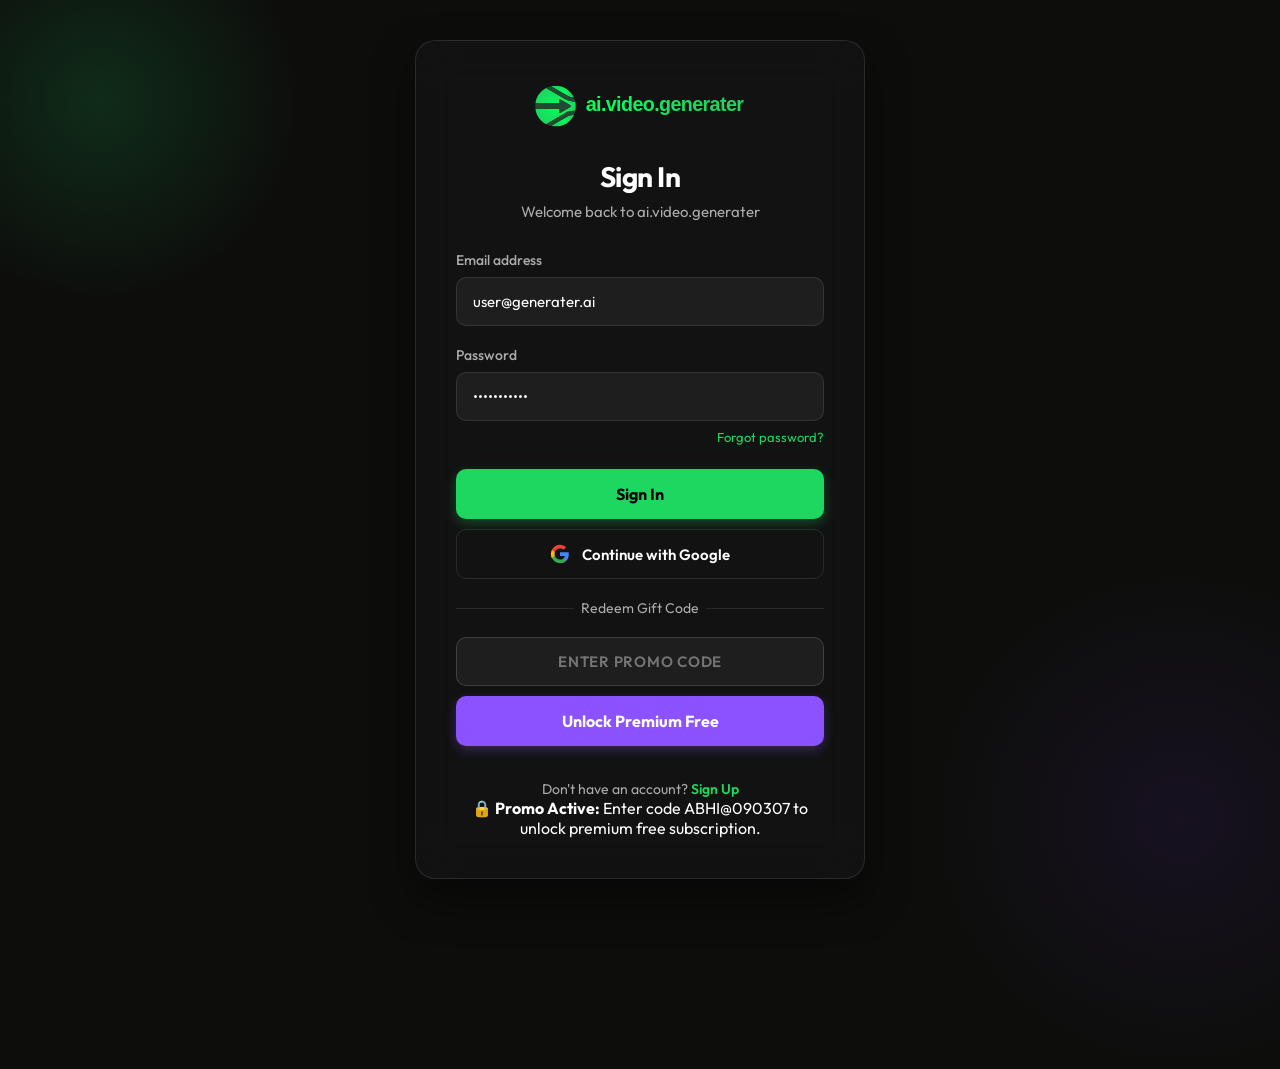
<file: wayinvideo/login/index.html>
<!DOCTYPE html>
<html lang="en">
<head>
    <meta charset="UTF-8">
    <meta name="viewport" content="width=device-width, initial-scale=1.0">
    <title>Sign In - ai.video.generater</title>
    <!-- Modern font -->
    <link rel="preconnect" href="https://fonts.googleapis.com">
    <link rel="preconnect" href="https://fonts.gstatic.com" crossorigin>
    <link href="https://fonts.googleapis.com/css2?family=Outfit:wght@300;400;500;600;700;800&display=swap" rel="stylesheet">
    <style>
        :root {
            --bg-color: #0d0e0c;
            --card-bg: rgba(20, 20, 20, 0.7);
            --primary: #1ed760;
            --primary-hover: #17af4e;
            --accent: #8c52ff;
            --accent-hover: #763bfa;
            --text-main: #ffffff;
            --text-secondary: rgba(255, 255, 255, 0.65);
            --border-color: rgba(255, 255, 255, 0.1);
            --border-focus: #1ed760;
        }

        * {
            box-sizing: border-box;
            margin: 0;
            padding: 0;
            font-family: 'Outfit', sans-serif;
        }

        body {
            background-color: var(--bg-color);
            color: var(--text-main);
            min-height: 100vh;
            display: flex;
            flex-direction: column;
            justify-content: center;
            align-items: center;
            position: relative;
            overflow-x: hidden;
            padding: 40px 20px;
        }

        /* Ambient glow background effects */
        .ambient-glow-1 {
            position: absolute;
            width: 400px;
            height: 400px;
            background: radial-gradient(circle, rgba(30, 215, 96, 0.15) 0%, rgba(30, 215, 96, 0) 70%);
            top: -100px;
            left: -100px;
            z-index: 1;
            pointer-events: none;
        }

        .ambient-glow-2 {
            position: absolute;
            width: 500px;
            height: 500px;
            background: radial-gradient(circle, rgba(114, 46, 209, 0.1) 0%, rgba(114, 46, 209, 0) 70%);
            bottom: -150px;
            right: -150px;
            z-index: 1;
            pointer-events: none;
        }

        .login-container {
            width: 100%;
            max-width: 450px;
            padding: 40px;
            background: var(--card-bg);
            border: 1px solid var(--border-color);
            border-radius: 20px;
            backdrop-filter: blur(20px);
            -webkit-backdrop-filter: blur(20px);
            box-shadow: 0 20px 40px rgba(0, 0, 0, 0.5);
            z-index: 2;
            position: relative;
            text-align: center;
        }

        .logo-wrapper {
            margin-bottom: 30px;
            display: flex;
            justify-content: center;
        }

        .logo-img {
            height: 48px;
            object-fit: contain;
        }

        h2 {
            font-size: 28px;
            font-weight: 700;
            margin-bottom: 8px;
            letter-spacing: -0.02em;
        }

        .subtitle {
            color: var(--text-secondary);
            font-size: 15px;
            margin-bottom: 30px;
        }

        .form-group {
            margin-bottom: 20px;
            text-align: left;
        }

        label {
            display: block;
            font-size: 14px;
            font-weight: 500;
            margin-bottom: 8px;
            color: var(--text-secondary);
        }

        input {
            width: 100%;
            padding: 14px 16px;
            background: rgba(255, 255, 255, 0.05);
            border: 1px solid var(--border-color);
            border-radius: 10px;
            color: var(--text-main);
            font-size: 15px;
            outline: none;
            transition: all 0.3s ease;
        }

        input:focus {
            border-color: var(--border-focus);
            box-shadow: 0 0 10px rgba(30, 215, 96, 0.2);
            background: rgba(255, 255, 255, 0.08);
        }

        .forgot-pass {
            display: block;
            text-align: right;
            font-size: 13px;
            color: var(--primary);
            text-decoration: none;
            margin-top: -12px;
            margin-bottom: 24px;
            transition: color 0.2s;
        }

        .forgot-pass:hover {
            color: var(--primary-hover);
        }

        .btn-submit {
            width: 100%;
            padding: 15px;
            background-color: var(--primary);
            color: #000000;
            border: none;
            border-radius: 10px;
            font-size: 16px;
            font-weight: 700;
            cursor: pointer;
            transition: all 0.3s ease;
            box-shadow: 0 4px 12px rgba(30, 215, 96, 0.3);
            margin-bottom: 10px;
        }

        .btn-submit:hover {
            background-color: var(--primary-hover);
            transform: translateY(-2px);
            box-shadow: 0 6px 16px rgba(30, 215, 96, 0.4);
        }

        /* Divider */
        .divider {
            display: flex;
            align-items: center;
            text-align: center;
            margin: 20px 0;
            color: var(--text-secondary);
            font-size: 14px;
        }

        .divider::before, .divider::after {
            content: '';
            flex: 1;
            border-bottom: 1px solid var(--border-color);
        }

        .divider:not(:empty)::before {
            margin-right: .5em;
        }

        .divider:not(:empty)::after {
            margin-left: .5em;
        }

        /* Google Button Styling */
        .btn-google {
            width: 100%;
            padding: 14px;
            background-color: transparent;
            border: 1px solid var(--border-color);
            border-radius: 10px;
            color: var(--text-main);
            font-size: 15px;
            font-weight: 600;
            display: flex;
            align-items: center;
            justify-content: center;
            gap: 12px;
            cursor: pointer;
            transition: all 0.3s ease;
            margin-bottom: 10px;
        }

        .btn-google:hover {
            background-color: rgba(255, 255, 255, 0.05);
            border-color: rgba(255, 255, 255, 0.2);
            transform: translateY(-1px);
        }

        .auth-switch {
            margin-top: 24px;
            font-size: 14px;
            color: var(--text-secondary);
        }

        .auth-switch a {
            color: var(--primary);
            text-decoration: none;
            font-weight: 600;
            transition: color 0.2s;
        }

        .auth-switch a:hover {
            color: var(--primary-hover);
        }

        /* Google Account Chooser Modal */
        .google-modal-overlay {
            position: fixed;
            top: 0;
            left: 0;
            width: 100vw;
            height: 100vh;
            background: rgba(0, 0, 0, 0.85);
            backdrop-filter: blur(5px);
            display: none;
            align-items: center;
            justify-content: center;
            z-index: 1000;
        }

        .google-modal {
            background: #141414;
            border: 1px solid var(--border-color);
            border-radius: 16px;
            width: 90%;
            max-width: 400px;
            padding: 30px;
            box-shadow: 0 10px 30px rgba(0, 0, 0, 0.5);
            text-align: center;
            animation: gModalIn 0.3s cubic-bezier(0.4, 0, 0.2, 1);
            position: relative;
        }

        @keyframes gModalIn {
            from { opacity: 0; transform: scale(0.95); }
            to { opacity: 1; transform: scale(1); }
        }

        .google-modal-close {
            position: absolute;
            top: 15px;
            right: 15px;
            background: transparent;
            border: none;
            color: var(--text-secondary);
            font-size: 20px;
            cursor: pointer;
        }

        .google-modal-header {
            margin-bottom: 25px;
        }

        .google-icon-wrapper {
            margin: 0 auto 15px auto;
            width: 40px;
            height: 40px;
            background: #fff;
            border-radius: 50%;
            display: flex;
            align-items: center;
            justify-content: center;
        }

        .google-modal-title {
            font-size: 22px;
            font-weight: 600;
            color: #fff;
            margin-bottom: 6px;
        }

        .google-modal-subtitle {
            font-size: 14px;
            color: var(--text-secondary);
        }

        .google-account-list {
            display: flex;
            flex-direction: column;
            gap: 10px;
            margin-bottom: 20px;
        }

        .google-account-item {
            display: flex;
            align-items: center;
            gap: 12px;
            padding: 12px 16px;
            background: rgba(255, 255, 255, 0.03);
            border: 1px solid var(--border-color);
            border-radius: 10px;
            cursor: pointer;
            transition: all 0.2s ease;
            text-align: left;
        }

        .google-account-item:hover {
            background: rgba(255, 255, 255, 0.08);
            border-color: rgba(255, 255, 255, 0.2);
        }

        .google-avatar-circle {
            width: 32px;
            height: 32px;
            background: var(--accent);
            border-radius: 50%;
            display: flex;
            align-items: center;
            justify-content: center;
            font-weight: 700;
            font-size: 14px;
            color: #fff;
        }

        .google-account-details h5 {
            font-size: 14px;
            font-weight: 600;
            color: #fff;
        }

        .google-account-details span {
            font-size: 12px;
            color: var(--text-secondary);
        }

        .google-custom-account-form {
            display: none;
            margin-top: 15px;
            padding-top: 15px;
            border-top: 1px solid var(--border-color);
            text-align: left;
        }
    </style>
</head>
<body>
    <div class="ambient-glow-1"></div>
    <div class="ambient-glow-2"></div>

    <div class="login-container">
        <div class="logo-wrapper">
            <img class="logo-img" src="../../external/d25vgoj2qecagr.cloudfront.net/front/logo-dark-v2.svg" alt="ai.video.generater">
        </div>
        <h2 id="auth-title">Sign In</h2>
        <p class="subtitle" id="auth-subtitle">Welcome back to ai.video.generater</p>

        <form id="auth-form" onsubmit="handleAuth(event)">
            <div class="form-group">
                <label for="email">Email address</label>
                <input type="email" id="email" required placeholder="you@example.com" value="user@generater.ai">
            </div>
            <div class="form-group">
                <label for="password">Password</label>
                <input type="password" id="password" required placeholder="••••••••" value="password123">
            </div>
            
            <a href="#" class="forgot-pass" id="forgot-link">Forgot password?</a>
            
            <button type="submit" class="btn-submit" id="submit-btn">Sign In</button>
        </form>

        <button type="button" class="btn-google" onclick="handleGoogleLogin()">
            <svg class="google-icon" viewBox="0 0 24 24" width="20" height="20" xmlns="http://www.w3.org/2000/svg">
                <path d="M22.56 12.25c0-.78-.07-1.53-.2-2.25H12v4.26h5.92c-.26 1.37-1.04 2.53-2.21 3.31v2.77h3.57c2.08-1.92 3.28-4.74 3.28-8.09z" fill="#4285F4"/>
                <path d="M12 23c2.97 0 5.46-.98 7.28-2.66l-3.57-2.77c-.98.66-2.23 1.06-3.71 1.06-2.86 0-5.29-1.93-6.16-4.53H2.18v2.84C3.99 20.53 7.7 23 12 23z" fill="#34A853"/>
                <path d="M5.84 14.09c-.22-.66-.35-1.36-.35-2.09s.13-1.43.35-2.09V7.06H2.18C1.43 8.55 1 10.22 1 12s.43 3.45 1.18 4.94l2.85-2.22.81-.63z" fill="#FBBC05"/>
                <path d="M12 5.38c1.62 0 3.06.56 4.21 1.64l3.15-3.15C17.45 2.09 14.97 1 12 1 7.7 1 3.99 3.47 2.18 7.06l3.66 2.84c.87-2.6 3.3-4.52 6.16-4.52z" fill="#EA4335"/>
            </svg>
            Continue with Google
        </button>

        <div class="divider">
            <span>Redeem Gift Code</span>
        </div>
        
        <div class="form-group" style="text-align: center; margin-bottom: 0;">
            <input type="text" id="gift-code" placeholder="ENTER PROMO CODE" style="text-align: center; text-transform: uppercase; font-weight: 600; letter-spacing: 0.05em; border-color: rgba(255, 255, 255, 0.15); margin-bottom: 10px;">
            <button type="button" class="btn-submit" onclick="handleGiftCodeLogin()" style="background-color: var(--accent); color: #fff; box-shadow: 0 4px 12px rgba(140, 82, 255, 0.3);">Unlock Premium Free</button>
            <div id="gift-error" style="color: #dc4446; font-size: 13px; margin-top: 8px; display: none; font-weight: 500;">Invalid gift code. Please try again.</div>
        </div>

        <div class="auth-switch">
            <span id="switch-text">Don't have an account? </span>
            <a href="#" id="switch-btn" onclick="toggleAuth(event)">Sign Up</a>
        </div>

        <div class="mock-notice">
            🔒 <strong>Promo Active:</strong> Enter code <code>ABHI@090307</code> to unlock premium free subscription.
        </div>
    </div>

    <!-- Google Account Chooser Modal -->
    <div id="google-chooser-modal" class="google-modal-overlay" onclick="if(event.target === this) closeGoogleChooser()">
        <div class="google-modal">
            <button class="google-modal-close" onclick="closeGoogleChooser()">×</button>
            <div class="google-modal-header">
                <div class="google-icon-wrapper">
                    <svg viewBox="0 0 24 24" width="24" height="24" xmlns="http://www.w3.org/2000/svg">
                        <path d="M22.56 12.25c0-.78-.07-1.53-.2-2.25H12v4.26h5.92c-.26 1.37-1.04 2.53-2.21 3.31v2.77h3.57c2.08-1.92 3.28-4.74 3.28-8.09z" fill="#4285F4"/>
                        <path d="M12 23c2.97 0 5.46-.98 7.28-2.66l-3.57-2.77c-.98.66-2.23 1.06-3.71 1.06-2.86 0-5.29-1.93-6.16-4.53H2.18v2.84C3.99 20.53 7.7 23 12 23z" fill="#34A853"/>
                        <path d="M5.84 14.09c-.22-.66-.35-1.36-.35-2.09s.13-1.43.35-2.09V7.06H2.18C1.43 8.55 1 10.22 1 12s.43 3.45 1.18 4.94l2.85-2.22.81-.63z" fill="#FBBC05"/>
                        <path d="M12 5.38c1.62 0 3.06.56 4.21 1.64l3.15-3.15C17.45 2.09 14.97 1 12 1 7.7 1 3.99 3.47 2.18 7.06l3.66 2.84c.87-2.6 3.3-4.52 6.16-4.52z" fill="#EA4335"/>
                    </svg>
                </div>
                <h3 class="google-modal-title">Choose an account</h3>
                <p class="google-modal-subtitle">to continue to <strong style="color: #fff;">ai.video.generater</strong></p>
            </div>
            
            <div class="google-account-list">
                <div class="google-account-item" onclick="loginWithGoogleAccount('Abhi', 'abhi@generater.ai')">
                    <div class="google-avatar-circle" style="background: #8c52ff;">A</div>
                    <div class="google-account-details">
                        <h5>Abhi</h5>
                        <span>abhi@generater.ai</span>
                    </div>
                </div>
                
                <div class="google-account-item" onclick="loginWithGoogleAccount('Avinash', 'avinash@generater.ai')">
                    <div class="google-avatar-circle" style="background: #1ed760;">A</div>
                    <div class="google-account-details">
                        <h5>Avinash</h5>
                        <span>avinash@generater.ai</span>
                    </div>
                </div>
                
                <div class="google-account-item" onclick="showCustomGoogleAccountForm()">
                    <div class="google-avatar-circle" style="background: rgba(255,255,255,0.1); color: var(--text-secondary);">+</div>
                    <div class="google-account-details">
                        <h5>Use another account</h5>
                        <span>Sign in with a different Google account</span>
                    </div>
                </div>
            </div>

            <!-- Custom Account Form -->
            <div id="google-custom-form" class="google-custom-account-form">
                <div class="form-group" style="text-align: left;">
                    <label for="google-custom-email">Google Email address</label>
                    <input type="email" id="google-custom-email" placeholder="name@gmail.com" style="margin-bottom: 10px; background: rgba(255,255,255,0.05); border: 1px solid var(--border-color); border-radius: 10px; color: #fff;">
                    <label for="google-custom-name" style="margin-top: 10px;">Your Name</label>
                    <input type="text" id="google-custom-name" placeholder="John Doe" style="margin-bottom: 15px; background: rgba(255,255,255,0.05); border: 1px solid var(--border-color); border-radius: 10px; color: #fff;">
                    <button type="button" class="btn-submit" onclick="loginWithCustomGoogleAccount()" style="background-color: var(--accent); color: #fff; box-shadow: 0 4px 12px rgba(140,82,255,0.3); border: none; font-weight: 700; width: 100%; padding: 12px; border-radius: 10px; cursor: pointer;">Sign In</button>
                </div>
            </div>
        </div>
    </div>

    <script>
        // Check for signup parameter in URL
        const urlParams = new URLSearchParams(window.location.search);
        let isSignUp = urlParams.get('signup') === 'true' || urlParams.get('type') === 'signup';
        
        function updateUI() {
            const title = document.getElementById('auth-title');
            const subtitle = document.getElementById('auth-subtitle');
            const submitBtn = document.getElementById('submit-btn');
            const switchText = document.getElementById('switch-text');
            const switchBtn = document.getElementById('switch-btn');
            const forgotLink = document.getElementById('forgot-link');

            if (isSignUp) {
                title.textContent = 'Create Account';
                subtitle.textContent = 'Start generating videos with ai.video.generater';
                submitBtn.textContent = 'Sign Up';
                switchText.textContent = 'Already have an account? ';
                switchBtn.textContent = 'Sign In';
                forgotLink.style.display = 'none';
            } else {
                title.textContent = 'Sign In';
                subtitle.textContent = 'Welcome back to ai.video.generater';
                submitBtn.textContent = 'Sign In';
                switchText.textContent = "Don't have an account? ";
                switchBtn.textContent = 'Sign Up';
                forgotLink.style.display = 'block';
            }
        }

        function toggleAuth(e) {
            e.preventDefault();
            isSignUp = !isSignUp;
            updateUI();
        }

        function handleAuth(e) {
            e.preventDefault();
            const email = document.getElementById('email').value;
            
            // Save mock user in localStorage
            localStorage.setItem('user_logged_in', 'true');
            localStorage.setItem('user_email', email);
            localStorage.setItem('user_name', email.split('@')[0]);

            // Redirect back to homepage with logged_in=true
            window.location.href = '../../index.html?logged_in=true';
        }

        function handleGoogleLogin() {
            document.getElementById('google-chooser-modal').style.display = 'flex';
        }

        function closeGoogleChooser() {
            document.getElementById('google-chooser-modal').style.display = 'none';
        }

        function loginWithGoogleAccount(name, email) {
            localStorage.setItem('user_logged_in', 'true');
            localStorage.setItem('user_email', email);
            localStorage.setItem('user_name', name);
            localStorage.setItem('user_tier', 'Pro'); // Grant pro tier

            window.location.href = '../../index.html?logged_in=true';
        }

        function showCustomGoogleAccountForm() {
            document.getElementById('google-custom-form').style.display = 'block';
        }

        function loginWithCustomGoogleAccount() {
            const email = document.getElementById('google-custom-email').value.trim();
            const name = document.getElementById('google-custom-name').value.trim();
            if (!email || !name) {
                alert("Please enter both email and name.");
                return;
            }
            loginWithGoogleAccount(name, email);
        }

        function handleGiftCodeLogin() {
            const code = document.getElementById('gift-code').value.trim();
            const error = document.getElementById('gift-error');
            if (code === 'ABHI@090307') {
                localStorage.setItem('user_logged_in', 'true');
                localStorage.setItem('user_email', 'abhi@generater.ai');
                localStorage.setItem('user_name', 'Abhi');
                localStorage.setItem('user_tier', 'Pro');
                
                window.location.href = '../dashboard/index.html';
            } else {
                error.style.display = 'block';
            }
        }

        // Initialize UI
        updateUI();

        // Check if redirected directly to Google Login
        if (urlParams.get('provider') === 'google') {
            handleGoogleLogin();
        }
    </script>
</body>
</html>
</file>
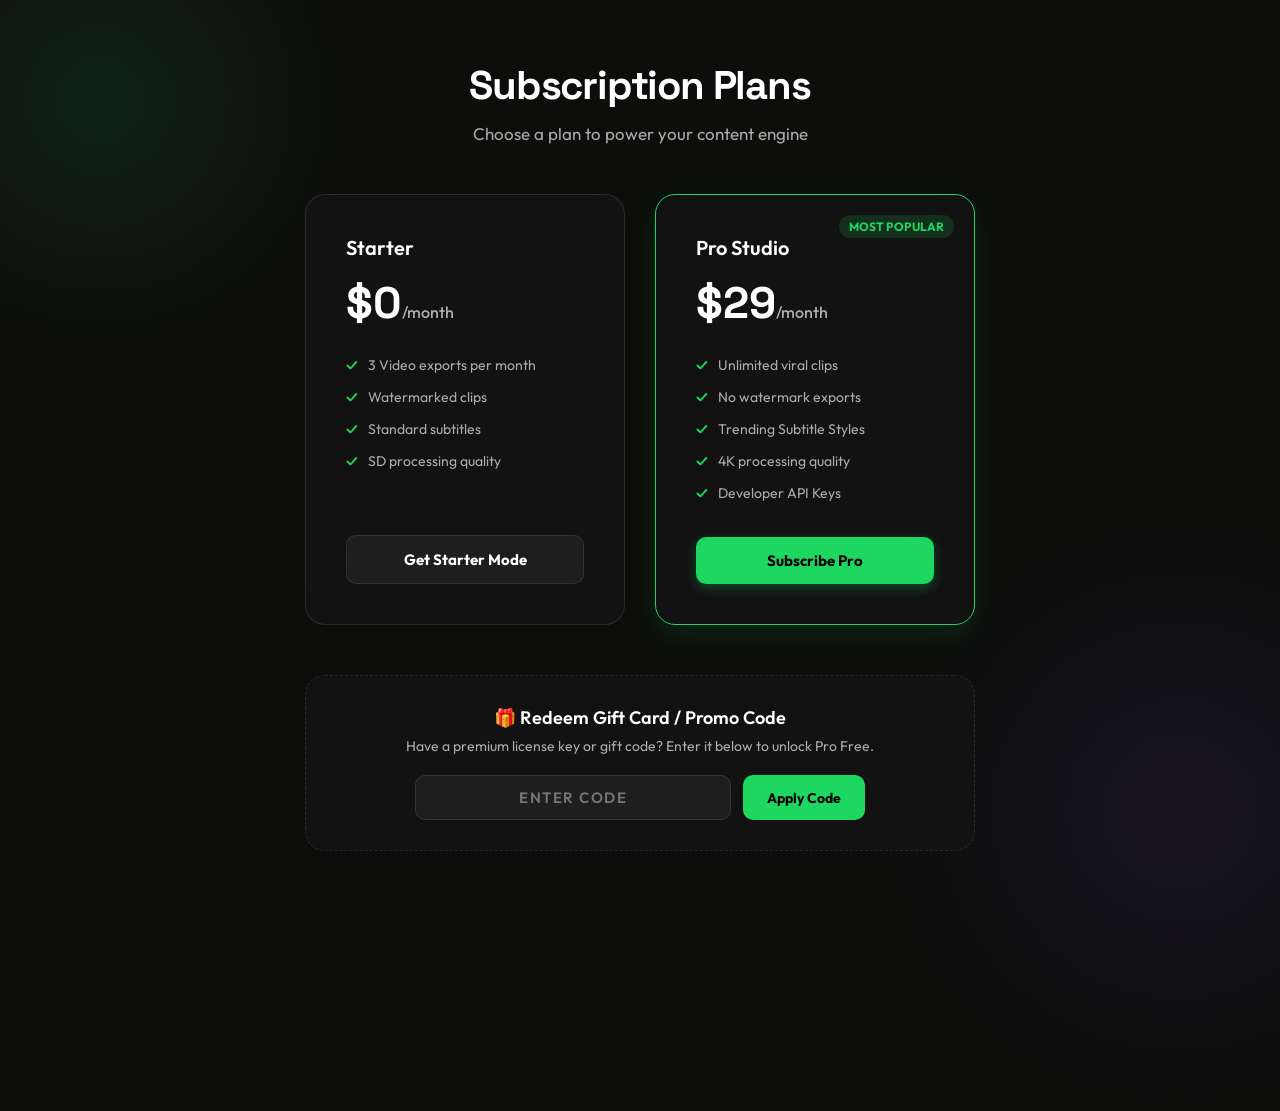
<file: wayinvideo/pricing/index.html>
<!DOCTYPE html>
<html lang="en">
<head>
    <meta charset="UTF-8">
    <meta name="viewport" content="width=device-width, initial-scale=1.0">
    <title>Pricing Plans - ai.video.generater</title>
    <!-- Modern font -->
    <link rel="preconnect" href="https://fonts.googleapis.com">
    <link rel="preconnect" href="https://fonts.gstatic.com" crossorigin>
    <link href="https://fonts.googleapis.com/css2?family=Outfit:wght@300;400;500;600;700;800&family=Space+Grotesk:wght@500;600;700&display=swap" rel="stylesheet">
    <style>
        :root {
            --bg-color: #0d0e0c;
            --card-bg: rgba(20, 20, 20, 0.7);
            --primary: #1ed760;
            --primary-hover: #17af4e;
            --accent: #8c52ff;
            --text-main: #ffffff;
            --text-secondary: rgba(255, 255, 255, 0.65);
            --border-color: rgba(255, 255, 255, 0.1);
        }

        * {
            box-sizing: border-box;
            margin: 0;
            padding: 0;
            font-family: 'Outfit', sans-serif;
        }

        body {
            background-color: var(--bg-color);
            color: var(--text-main);
            min-height: 100vh;
            display: flex;
            flex-direction: column;
            align-items: center;
            padding: 60px 20px;
            position: relative;
            overflow-x: hidden;
        }

        /* Ambient glow background effects */
        .ambient-glow-1 {
            position: absolute;
            width: 500px;
            height: 500px;
            background: radial-gradient(circle, rgba(30, 215, 96, 0.1) 0%, rgba(30, 215, 96, 0) 70%);
            top: -150px;
            left: -150px;
            z-index: 1;
            pointer-events: none;
        }

        .ambient-glow-2 {
            position: absolute;
            width: 600px;
            height: 600px;
            background: radial-gradient(circle, rgba(140, 82, 255, 0.08) 0%, rgba(140, 82, 255, 0) 70%);
            bottom: -200px;
            right: -200px;
            z-index: 1;
            pointer-events: none;
        }

        header {
            text-align: center;
            margin-bottom: 50px;
            z-index: 2;
        }

        header h1 {
            font-family: 'Space Grotesk', sans-serif;
            font-size: 40px;
            font-weight: 700;
            margin-bottom: 12px;
            letter-spacing: -0.03em;
        }

        header p {
            color: var(--text-secondary);
            font-size: 17px;
        }

        .pricing-container {
            display: flex;
            justify-content: center;
            gap: 30px;
            flex-wrap: wrap;
            max-width: 1000px;
            width: 100%;
            margin-bottom: 50px;
            z-index: 2;
        }

        .price-card {
            background: var(--card-bg);
            border: 1px solid var(--border-color);
            border-radius: 20px;
            padding: 40px;
            width: 320px;
            backdrop-filter: blur(20px);
            -webkit-backdrop-filter: blur(20px);
            display: flex;
            flex-direction: column;
            transition: all 0.3s ease;
        }

        .price-card.featured {
            border-color: var(--primary);
            box-shadow: 0 10px 30px rgba(30, 215, 96, 0.1);
            position: relative;
        }

        .badge {
            position: absolute;
            top: 20px;
            right: 20px;
            background: rgba(30, 215, 96, 0.15);
            color: var(--primary);
            font-size: 12px;
            font-weight: 700;
            padding: 4px 10px;
            border-radius: 9999px;
            text-transform: uppercase;
        }

        .price-card h3 {
            font-size: 20px;
            font-weight: 600;
            margin-bottom: 15px;
        }

        .price {
            font-size: 44px;
            font-weight: 800;
            margin-bottom: 25px;
            font-family: 'Space Grotesk', sans-serif;
        }

        .price span {
            font-size: 16px;
            font-weight: 500;
            color: var(--text-secondary);
        }

        .features-list {
            list-style: none;
            margin-bottom: 35px;
            display: flex;
            flex-direction: column;
            gap: 14px;
            text-align: left;
        }

        .features-list li {
            font-size: 14px;
            color: var(--text-secondary);
            display: flex;
            align-items: center;
            gap: 10px;
        }

        .features-list li::before {
            content: '✓';
            color: var(--primary);
            font-weight: 700;
        }

        .btn-subscribe {
            width: 100%;
            padding: 14px;
            background-color: rgba(255, 255, 255, 0.05);
            border: 1px solid var(--border-color);
            border-radius: 10px;
            color: var(--text-main);
            font-size: 15px;
            font-weight: 700;
            cursor: pointer;
            transition: all 0.3s ease;
            text-align: center;
            text-decoration: none;
            margin-top: auto;
        }

        .price-card.featured .btn-subscribe {
            background-color: var(--primary);
            color: #000;
            border: none;
            box-shadow: 0 4px 12px rgba(30, 215, 96, 0.3);
        }

        .price-card.featured .btn-subscribe:hover {
            background-color: var(--primary-hover);
            transform: translateY(-2px);
        }

        /* Promo Gift Code Activation Area */
        .gift-container {
            width: 100%;
            max-width: 670px;
            background: var(--card-bg);
            border: 1px dashed var(--border-color);
            border-radius: 20px;
            padding: 30px 40px;
            backdrop-filter: blur(20px);
            -webkit-backdrop-filter: blur(20px);
            z-index: 2;
            text-align: center;
            transition: all 0.3s ease;
        }

        .gift-container.success {
            border-color: var(--primary);
            background: rgba(30, 215, 96, 0.04);
        }

        .gift-title {
            font-size: 18px;
            font-weight: 600;
            margin-bottom: 8px;
            display: flex;
            align-items: center;
            justify-content: center;
            gap: 10px;
        }

        .gift-desc {
            color: var(--text-secondary);
            font-size: 14px;
            margin-bottom: 20px;
        }

        .gift-input-group {
            display: flex;
            gap: 12px;
            max-width: 450px;
            margin: 0 auto;
        }

        .gift-input {
            flex: 1;
            background: rgba(255, 255, 255, 0.05);
            border: 1px solid var(--border-color);
            border-radius: 10px;
            padding: 12px 16px;
            color: #fff;
            font-size: 15px;
            outline: none;
            text-align: center;
            text-transform: uppercase;
            font-weight: 600;
            letter-spacing: 0.1em;
            transition: all 0.3s ease;
        }

        .gift-input:focus {
            border-color: var(--primary);
        }

        .btn-apply {
            background-color: var(--primary);
            color: #000;
            border: none;
            padding: 0 24px;
            border-radius: 10px;
            font-weight: 700;
            font-size: 14px;
            cursor: pointer;
            transition: all 0.3s ease;
        }

        .btn-apply:hover {
            background-color: var(--primary-hover);
        }

        .error-message {
            color: #dc4446;
            font-size: 13px;
            margin-top: 10px;
            display: none;
            font-weight: 500;
        }

        .success-message {
            color: var(--primary);
            font-size: 14px;
            margin-top: 10px;
            display: none;
            font-weight: 600;
        }
    </style>
</head>
<body>
    <div class="ambient-glow-1"></div>
    <div class="ambient-glow-2"></div>

    <header>
        <h1>Subscription Plans</h1>
        <p>Choose a plan to power your content engine</p>
    </header>

    <div class="pricing-container">
        <!-- Free Plan -->
        <div class="price-card">
            <h3>Starter</h3>
            <div class="price">$0<span>/month</span></div>
            <ul class="features-list">
                <li>3 Video exports per month</li>
                <li>Watermarked clips</li>
                <li>Standard subtitles</li>
                <li>SD processing quality</li>
            </ul>
            <button class="btn-subscribe" onclick="window.location.href='../dashboard/index.html'">Get Starter Mode</button>
        </div>

        <!-- Pro Plan -->
        <div class="price-card featured">
            <div class="badge">Most Popular</div>
            <h3>Pro Studio</h3>
            <div class="price" id="pro-price-tag">$29<span>/month</span></div>
            <ul class="features-list">
                <li>Unlimited viral clips</li>
                <li>No watermark exports</li>
                <li>Trending Subtitle Styles</li>
                <li>4K processing quality</li>
                <li>Developer API Keys</li>
            </ul>
            <button class="btn-subscribe" id="pro-subscribe-btn" onclick="subscribePro()">Subscribe Pro</button>
        </div>
    </div>

    <!-- Redeem Gift Code Panel -->
    <div class="gift-container" id="gift-card">
        <div class="gift-title">🎁 Redeem Gift Card / Promo Code</div>
        <p class="gift-desc" id="gift-prompt-text">Have a premium license key or gift code? Enter it below to unlock Pro Free.</p>
        
        <div class="gift-input-group">
            <input type="text" class="gift-input" id="gift-code-input" placeholder="ENTER CODE" value="">
            <button class="btn-apply" id="apply-code-btn" onclick="applyGiftCode()">Apply Code</button>
        </div>
        <div class="error-message" id="error-msg">Invalid gift code. Please check spelling and try again.</div>
        <div class="success-message" id="success-msg">🎉 Gift Code Applied! 100% discount. Pro Studio subscription unlocked!</div>
    </div>

    <script>
        let isPromoApplied = false;

        function applyGiftCode() {
            const input = document.getElementById('gift-code-input');
            const code = input.value.trim();
            const errorMsg = document.getElementById('error-msg');
            const successMsg = document.getElementById('success-msg');
            const giftCard = document.getElementById('gift-card');
            const proPriceTag = document.getElementById('pro-price-tag');
            const proBtn = document.getElementById('pro-subscribe-btn');
            const giftPromptText = document.getElementById('gift-prompt-text');

            if (code === 'ABHI@090307') {
                isPromoApplied = true;
                errorMsg.style.display = 'none';
                successMsg.style.display = 'block';
                giftCard.classList.add('success');
                giftPromptText.textContent = "Gift code active: ABHI@090307 (100% off)";
                
                // Show Pro price is free
                proPriceTag.innerHTML = "$0<span>/lifetime (Gift)</span>";
                proBtn.textContent = "Activate Pro License";
                proBtn.style.background = "linear-gradient(90deg, #1ed760, #8c52ff)";
                proBtn.style.color = "#000";
                
                // Block inputs
                input.disabled = true;
                document.getElementById('apply-code-btn').disabled = true;
            } else {
                successMsg.style.display = 'none';
                errorMsg.style.display = 'block';
                giftCard.classList.remove('success');
            }
        }

        function subscribePro() {
            if (isPromoApplied) {
                // Unlock Pro Free
                localStorage.setItem('user_logged_in', 'true');
                localStorage.setItem('user_name', 'Abhi');
                localStorage.setItem('user_email', 'abhi@generater.ai');
                localStorage.setItem('user_tier', 'Pro');
                
                window.location.href = '../dashboard/index.html';
            } else {
                // Simulate payment gating
                const hasGiftCode = confirm("Pro Studio requires a premium subscription.\n\nDo you have a Gift Code? Click Cancel to enter it at the bottom.");
                if (hasGiftCode) {
                    document.getElementById('gift-code-input').focus();
                }
            }
        }
    </script>
</body>
</html>
</file>
